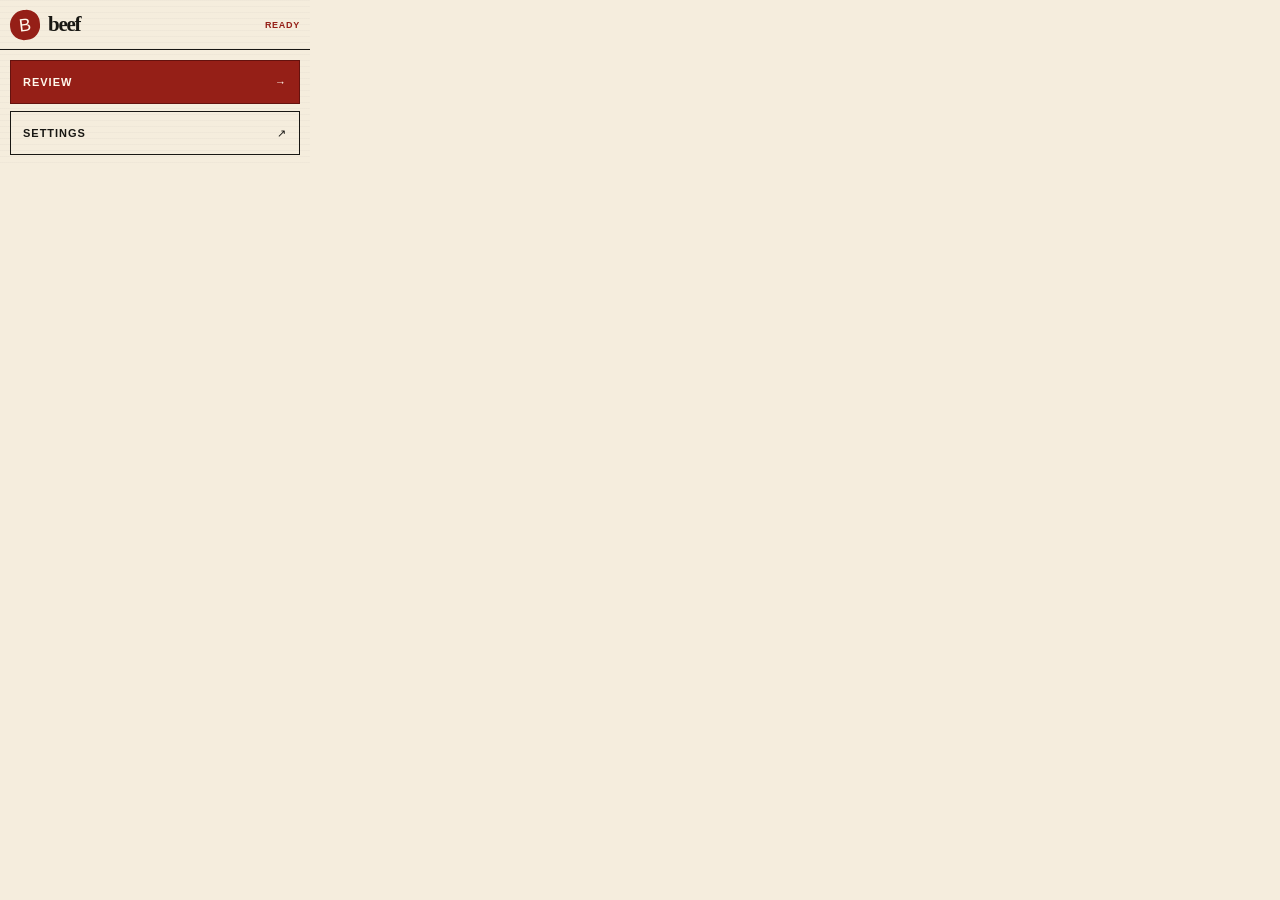
<file: popup/index.html>
<!doctype html>
<html lang="en">
	<head>
		<meta charset="utf-8" />
		<meta name="viewport" content="width=device-width, initial-scale=1" />
		<meta name="color-scheme" content="light" />
		<title>beef</title>
		<link rel="stylesheet" href="styles.css" />
	</head>
	<body>
		<header>
			<span class="brand-mark" aria-hidden="true">B</span>
			<strong>beef</strong>
			<span class="status" id="status">Ready</span>
		</header>

		<main>
			<button class="review-button" id="review" type="button">
				<span>Review</span><span aria-hidden="true">→</span>
			</button>
			<button class="settings-button" id="settings" type="button">
				<span>Settings</span><span aria-hidden="true">↗</span>
			</button>
			<p class="message" id="message" aria-live="polite"></p>
		</main>

		<dialog id="consent-dialog" aria-labelledby="consent-title">
			<p class="dialog-eyebrow">Before the first review</p>
			<h2 id="consent-title">Send this PR to TypeSafe?</h2>
			<p>
				Beef sends the current PR title, description, filenames, and diff content to TypeSafe AI for
				classification. This can include private repository code.
			</p>
			<a href="../privacy.html" target="_blank">Privacy details ↗</a>
			<div class="dialog-actions">
				<button id="consent-cancel" type="button">Cancel</button>
				<button id="consent-confirm" type="button">Agree &amp; review</button>
			</div>
		</dialog>

		<script type="module" src="app.js"></script>
	</body>
</html>
</file>
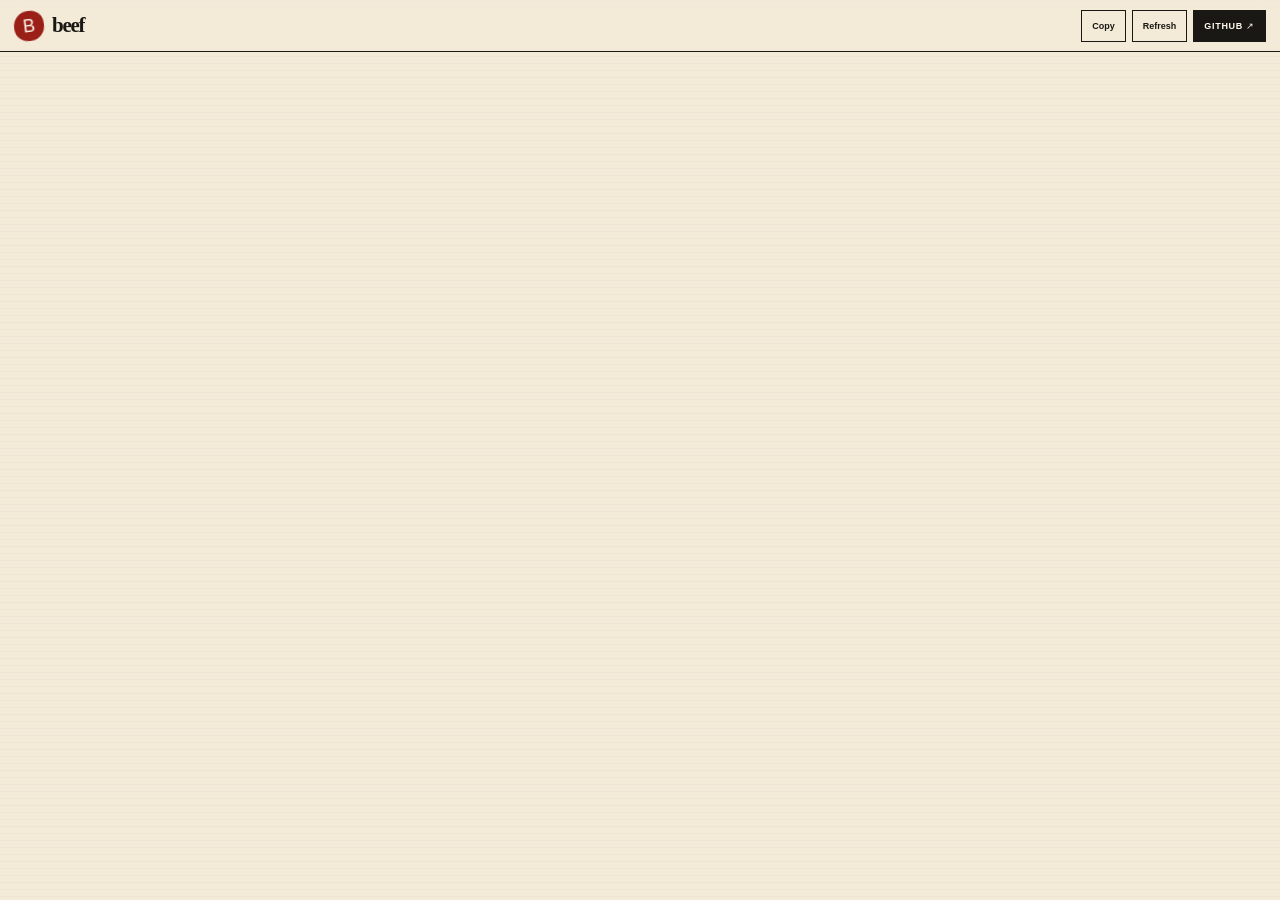
<file: review/index.html>
<!doctype html>
<html lang="en">
	<head>
		<meta charset="utf-8" />
		<meta name="viewport" content="width=device-width, initial-scale=1" />
		<meta name="color-scheme" content="light" />
		<title>Beef review cut</title>
		<link rel="stylesheet" href="styles.css" />
	</head>
	<body>
		<header class="site-header">
			<a class="brand" href="#top" aria-label="Beef review cut">
				<span class="brand-mark" aria-hidden="true">B</span>
				<b>beef</b>
			</a>
			<div class="header-actions">
				<button id="copy-review" type="button">Copy</button>
				<button id="refresh-review" type="button">Refresh</button>
				<a id="github-link" href="https://github.com" target="_blank" rel="noreferrer">GitHub ↗</a>
			</div>
		</header>

		<main id="top">
			<section class="running-state" id="running-state" hidden>
				<h1 id="running-title">Preparing review…</h1>
				<p id="running-detail">Reading the diff</p>
				<div class="progress-track"><span id="progress-bar"></span></div>
			</section>

			<section class="review-hero" id="review-hero" hidden>
				<div class="hero-copy">
					<p class="eyebrow" id="pr-identity"></p>
					<h1 id="pr-title"></h1>
				</div>
				<div class="omitted-count" aria-label="Files omitted">
					<strong id="omitted-count">0</strong><span>files omitted</span>
				</div>
			</section>

			<section class="review-layout" id="review-layout" hidden>
				<aside><nav id="file-nav" aria-label="Selected files"></nav></aside>
				<div class="diff-stack" id="diff-stack"></div>
			</section>

			<section class="empty-state" id="empty-state" hidden>
				<h1 id="empty-title">Run Beef on a pull request first.</h1>
				<p id="empty-copy">No saved review.</p>
			</section>
		</main>

		<script type="module" src="app.js"></script>
	</body>
</html>
</file>
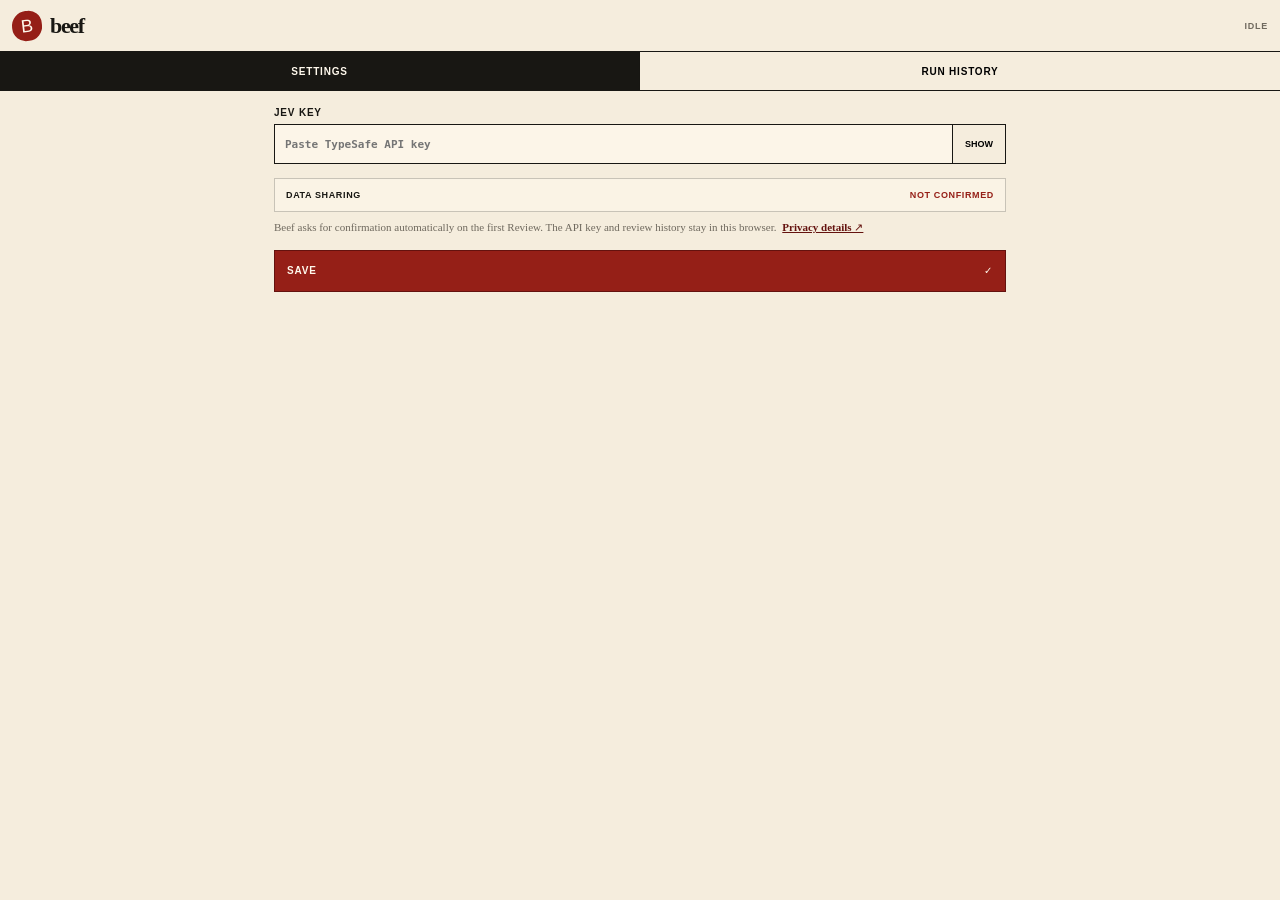
<file: sidepanel/index.html>
<!doctype html>
<html lang="en">
	<head>
		<meta charset="utf-8" />
		<meta name="viewport" content="width=device-width, initial-scale=1" />
		<meta name="color-scheme" content="light" />
		<title>Beef settings</title>
		<link rel="stylesheet" href="styles.css" />
	</head>
	<body>
		<header class="topbar">
			<div class="brand"><span class="brand-mark" aria-hidden="true">B</span><b>beef</b></div>
			<span class="status" id="status">Idle</span>
		</header>

		<nav class="tabs" aria-label="Settings views">
			<button class="tab is-active" type="button" data-tab="settings">Settings</button>
			<button class="tab" type="button" data-tab="history">Run history</button>
		</nav>

		<main>
			<section class="panel settings-panel" data-panel="settings">
				<form id="settings-form">
					<label class="field key-field">
						<span>Jev key</span>
						<span class="input-row">
							<input
								id="typesafe-key"
								type="password"
								placeholder="Paste TypeSafe API key"
								autocomplete="off"
							/>
							<button id="toggle-key" type="button">Show</button>
						</span>
					</label>
					<div class="consent-field">
						<span>Data sharing</span>
						<strong id="consent-status">Not confirmed</strong>
						<button id="reset-consent" type="button" hidden>Reset confirmation</button>
					</div>
					<p class="privacy-link">
						Beef asks for confirmation automatically on the first Review. The API key and review
						history stay in this browser.
						<a href="../privacy.html" target="_blank">Privacy details ↗</a>
					</p>
					<button class="save-button" type="submit"><span>Save</span><span>✓</span></button>
					<p class="form-status" id="form-status" aria-live="polite"></p>
				</form>
			</section>

			<section class="panel history-panel" data-panel="history" hidden>
				<p class="empty-history" id="empty-history">No run yet.</p>
				<div id="run-history" hidden>
					<header class="run-header">
						<span id="run-identity"></span>
						<h1 id="run-title"></h1>
						<time id="run-time"></time>
					</header>
					<div class="run-stats" id="run-stats"></div>
					<ol class="batch-history" id="batch-history"></ol>
					<details>
						<summary>Full state</summary>
						<pre id="state-json" tabindex="0"></pre>
					</details>
					<div class="history-actions">
						<button id="copy-state" type="button">Copy</button>
						<button id="export-state" type="button">Export</button>
						<button id="clear-state" type="button">Clear</button>
					</div>
				</div>
			</section>
		</main>

		<script type="module" src="app.js"></script>
	</body>
</html>
</file>
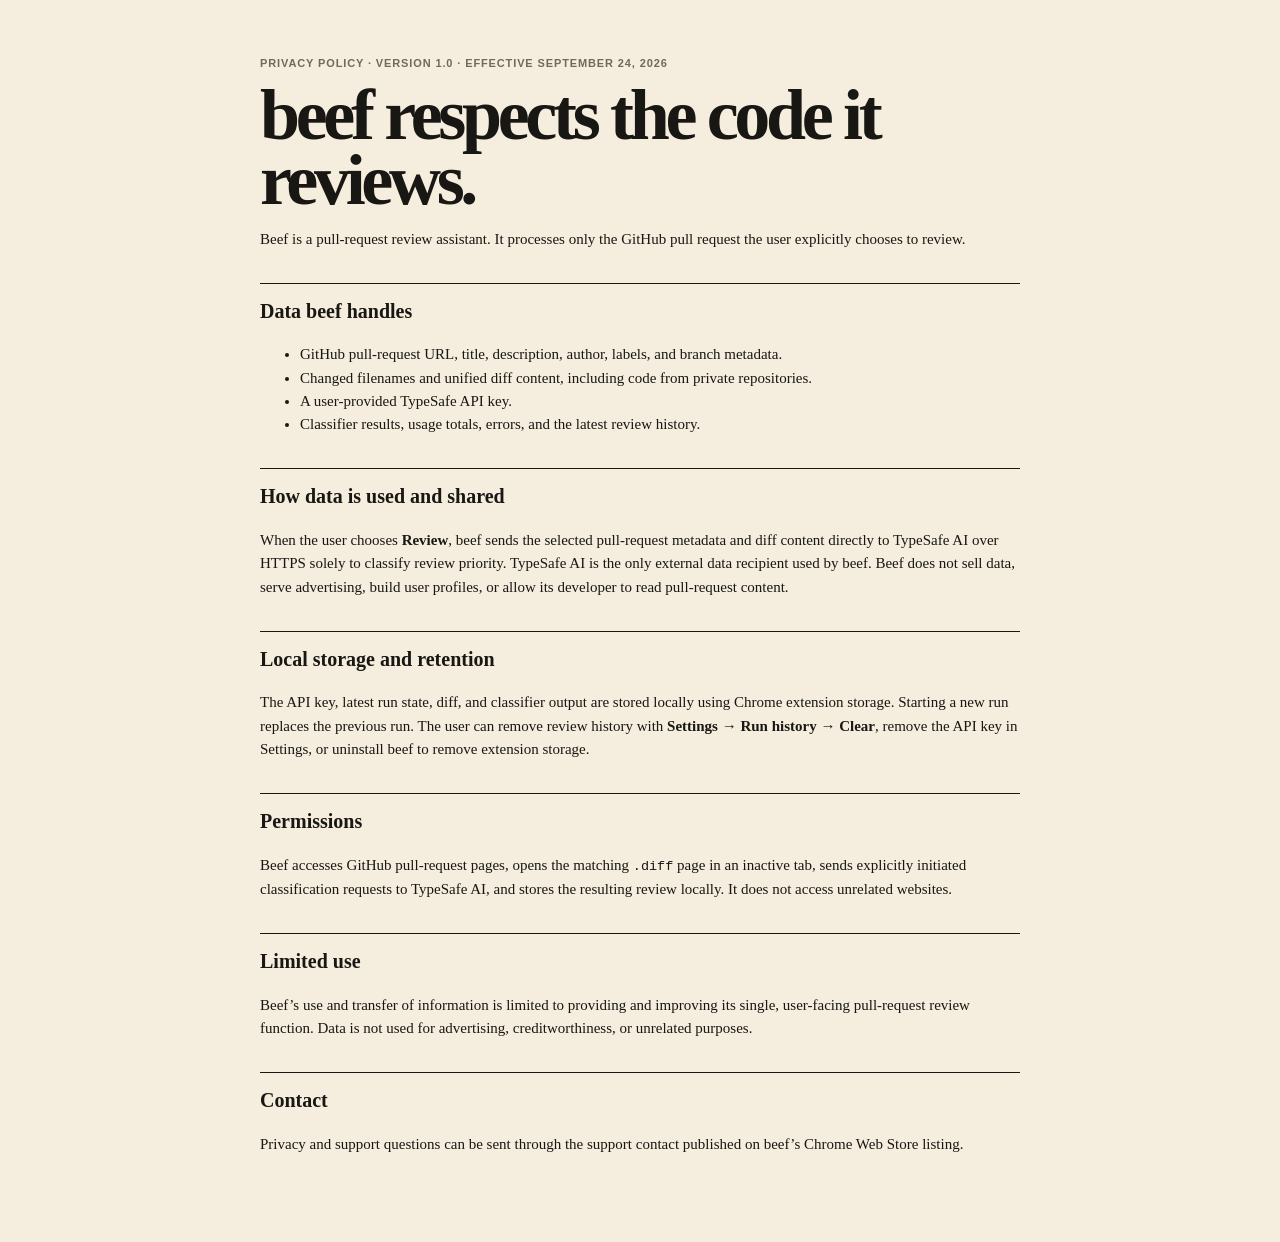
<file: privacy.html>
<!doctype html>
<html lang="en">
	<head>
		<meta charset="utf-8" />
		<meta name="viewport" content="width=device-width, initial-scale=1" />
		<meta name="color-scheme" content="light" />
		<title>beef privacy</title>
		<style>
			:root {
				font-family: Georgia, 'Times New Roman', serif;
				color: #181713;
				background: #f5eddd;
			}
			body {
				max-width: 760px;
				margin: 0 auto;
				padding: 44px 22px 72px;
				line-height: 1.55;
			}
			h1 {
				margin: 0 0 8px;
				font-size: clamp(40px, 8vw, 72px);
				letter-spacing: -0.06em;
				line-height: 0.9;
			}
			h2 {
				margin-top: 32px;
				padding-top: 12px;
				border-top: 1px solid #181713;
				font-size: 20px;
			}
			p,
			li {
				font-size: 15px;
			}
			.meta {
				color: #6f695e;
				font-family: 'Arial Narrow', sans-serif;
				font-size: 11px;
				font-weight: 700;
				letter-spacing: 0.08em;
				text-transform: uppercase;
			}
			code {
				font-family: ui-monospace, SFMono-Regular, Menlo, monospace;
				font-size: 0.9em;
			}
		</style>
	</head>
	<body>
		<p class="meta">Privacy policy · Version 1.0 · Effective September 24, 2026</p>
		<h1>beef respects the code it reviews.</h1>
		<p>
			Beef is a pull-request review assistant. It processes only the GitHub pull request the user
			explicitly chooses to review.
		</p>

		<h2>Data beef handles</h2>
		<ul>
			<li>GitHub pull-request URL, title, description, author, labels, and branch metadata.</li>
			<li>Changed filenames and unified diff content, including code from private repositories.</li>
			<li>A user-provided TypeSafe API key.</li>
			<li>Classifier results, usage totals, errors, and the latest review history.</li>
		</ul>

		<h2>How data is used and shared</h2>
		<p>
			When the user chooses <strong>Review</strong>, beef sends the selected pull-request metadata
			and diff content directly to TypeSafe AI over HTTPS solely to classify review priority.
			TypeSafe AI is the only external data recipient used by beef. Beef does not sell data, serve
			advertising, build user profiles, or allow its developer to read pull-request content.
		</p>

		<h2>Local storage and retention</h2>
		<p>
			The API key, latest run state, diff, and classifier output are stored locally using Chrome
			extension storage. Starting a new run replaces the previous run. The user can remove review
			history with <strong>Settings → Run history → Clear</strong>, remove the API key in Settings,
			or uninstall beef to remove extension storage.
		</p>

		<h2>Permissions</h2>
		<p>
			Beef accesses GitHub pull-request pages, opens the matching <code>.diff</code> page in an
			inactive tab, sends explicitly initiated classification requests to TypeSafe AI, and stores
			the resulting review locally. It does not access unrelated websites.
		</p>

		<h2>Limited use</h2>
		<p>
			Beef’s use and transfer of information is limited to providing and improving its single,
			user-facing pull-request review function. Data is not used for advertising, creditworthiness,
			or unrelated purposes.
		</p>

		<h2>Contact</h2>
		<p>
			Privacy and support questions can be sent through the support contact published on beef’s
			Chrome Web Store listing.
		</p>
	</body>
</html>
</file>
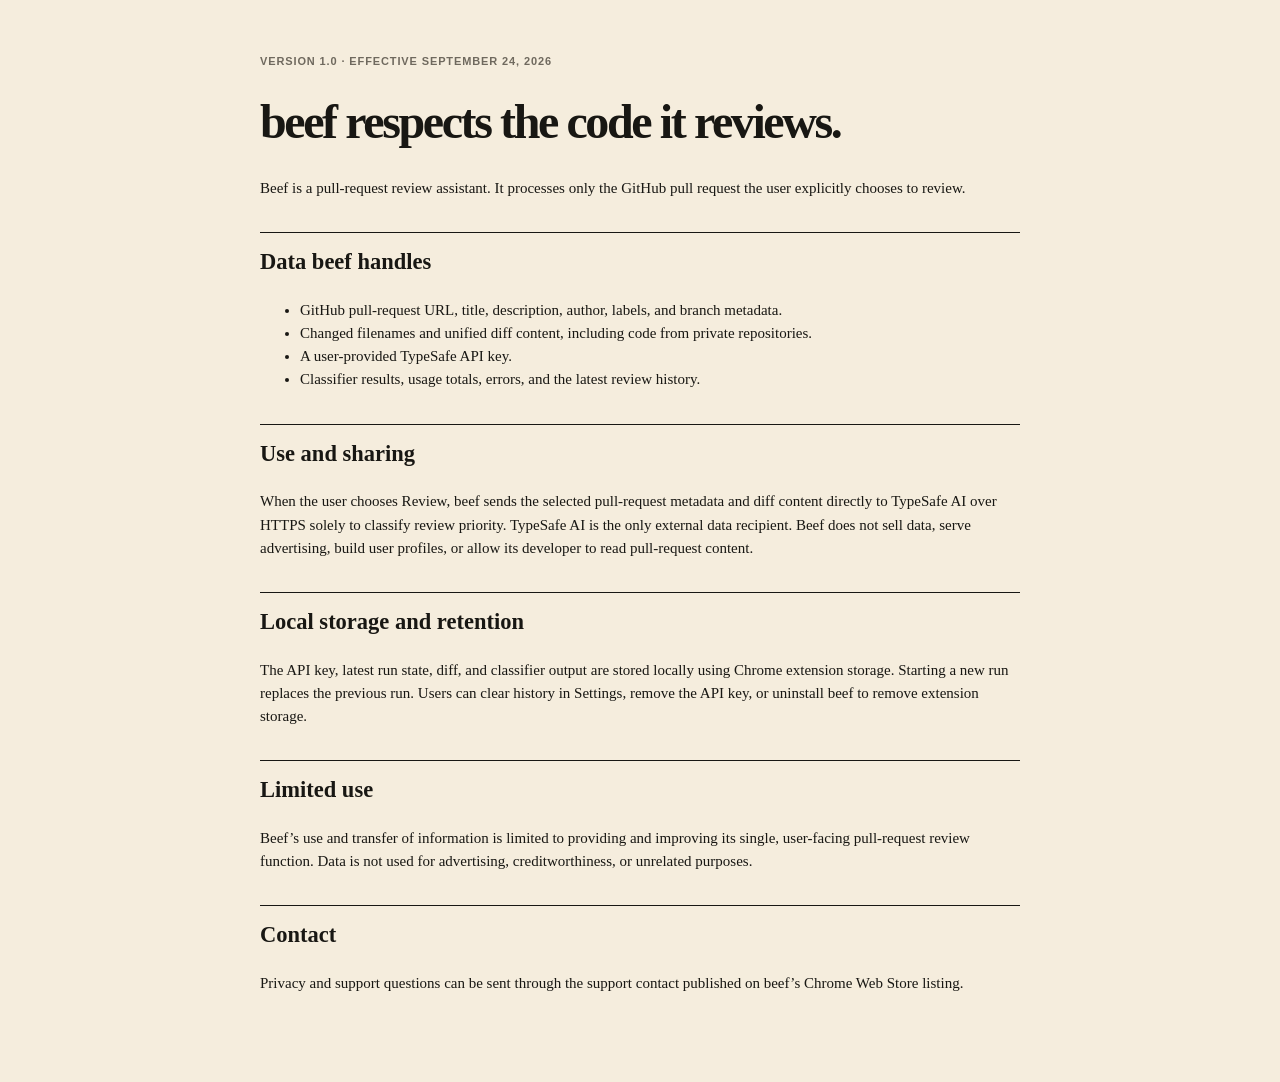
<file: store/privacy-policy.html>
<!doctype html>
<html lang="en">
	<head>
		<meta charset="utf-8" />
		<meta name="viewport" content="width=device-width, initial-scale=1" />
		<title>beef privacy policy</title>
		<style>
			body {
				max-width: 760px;
				margin: 0 auto;
				padding: 44px 22px 72px;
				background: #f5eddd;
				color: #181713;
				font:
					15px/1.55 Georgia,
					serif;
			}
			h1 {
				font-size: 48px;
				letter-spacing: -0.05em;
				line-height: 0.95;
			}
			h2 {
				margin-top: 32px;
				padding-top: 12px;
				border-top: 1px solid #181713;
			}
			.meta {
				color: #6f695e;
				font:
					700 11px 'Arial Narrow',
					sans-serif;
				letter-spacing: 0.08em;
				text-transform: uppercase;
			}
		</style>
	</head>
	<body>
		<p class="meta">Version 1.0 · Effective September 24, 2026</p>
		<h1>beef respects the code it reviews.</h1>
		<p>
			Beef is a pull-request review assistant. It processes only the GitHub pull request the user
			explicitly chooses to review.
		</p>
		<h2>Data beef handles</h2>
		<ul>
			<li>GitHub pull-request URL, title, description, author, labels, and branch metadata.</li>
			<li>Changed filenames and unified diff content, including code from private repositories.</li>
			<li>A user-provided TypeSafe API key.</li>
			<li>Classifier results, usage totals, errors, and the latest review history.</li>
		</ul>
		<h2>Use and sharing</h2>
		<p>
			When the user chooses Review, beef sends the selected pull-request metadata and diff content
			directly to TypeSafe AI over HTTPS solely to classify review priority. TypeSafe AI is the only
			external data recipient. Beef does not sell data, serve advertising, build user profiles, or
			allow its developer to read pull-request content.
		</p>
		<h2>Local storage and retention</h2>
		<p>
			The API key, latest run state, diff, and classifier output are stored locally using Chrome
			extension storage. Starting a new run replaces the previous run. Users can clear history in
			Settings, remove the API key, or uninstall beef to remove extension storage.
		</p>
		<h2>Limited use</h2>
		<p>
			Beef’s use and transfer of information is limited to providing and improving its single,
			user-facing pull-request review function. Data is not used for advertising, creditworthiness,
			or unrelated purposes.
		</p>
		<h2>Contact</h2>
		<p>
			Privacy and support questions can be sent through the support contact published on beef’s
			Chrome Web Store listing.
		</p>
	</body>
</html>
</file>
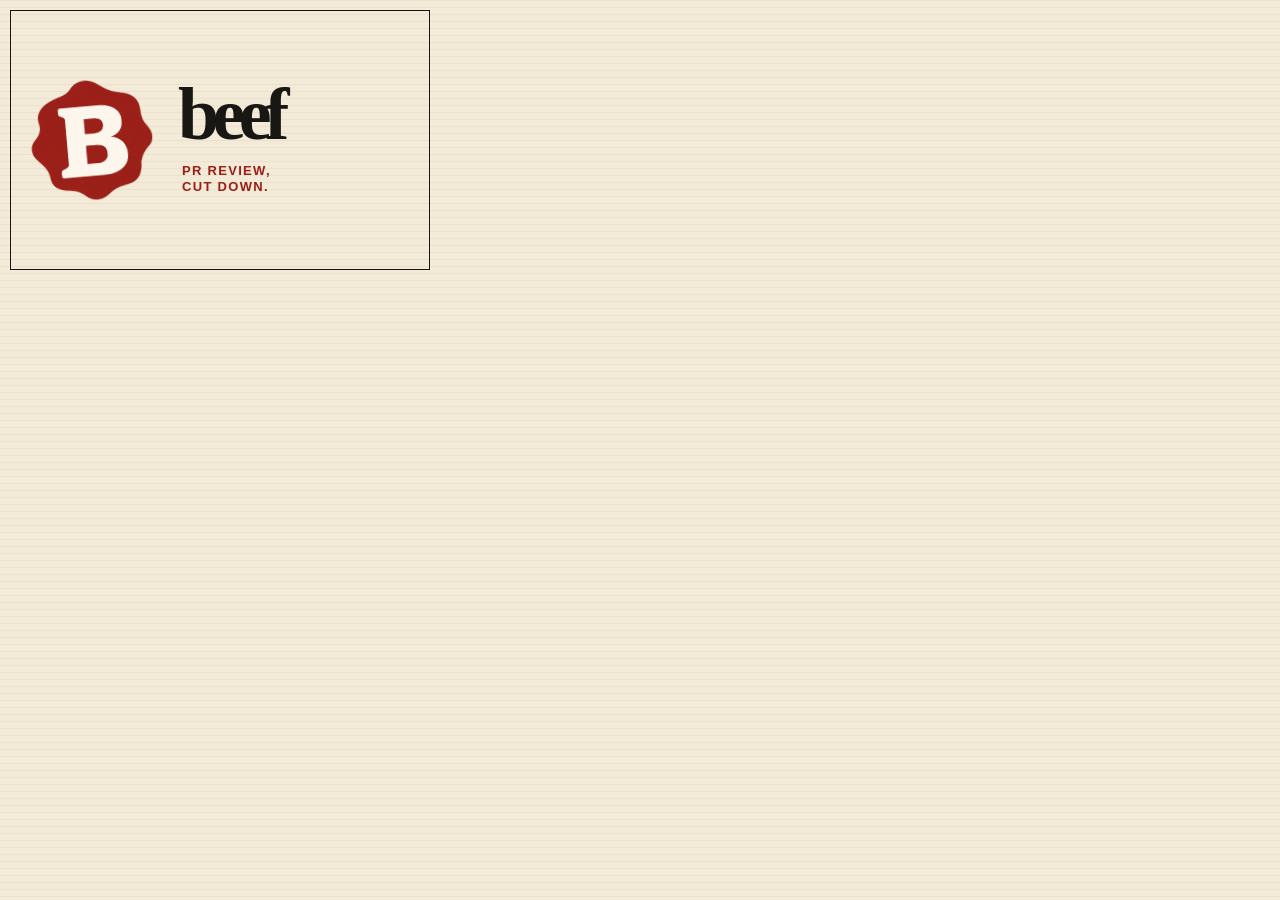
<file: store/promo.html>
<!doctype html>
<html lang="en">
	<head>
		<meta charset="utf-8" />
		<meta name="viewport" content="width=device-width, initial-scale=1" />
		<style>
			* {
				box-sizing: border-box;
			}
			html,
			body {
				width: 440px;
				height: 280px;
				margin: 0;
				overflow: hidden;
			}
			body {
				position: relative;
				display: grid;
				grid-template-columns: 158px 1fr;
				align-items: center;
				padding: 24px 28px 24px 20px;
				background: linear-gradient(rgba(24, 23, 19, 0.045) 1px, transparent 1px), #f3ead8;
				background-size: 100% 7px;
				color: #181713;
			}
			body::after {
				position: absolute;
				inset: 10px;
				border: 1px solid #181713;
				content: '';
				pointer-events: none;
			}
			img {
				width: 144px;
				height: 144px;
				object-fit: contain;
				transform: rotate(-5deg);
			}
			.copy {
				position: relative;
				z-index: 1;
			}
			h1 {
				margin: 0;
				font:
					700 74px/0.8 Georgia,
					serif;
				letter-spacing: -0.09em;
			}
			p {
				margin: 19px 0 0 4px;
				color: #991f17;
				font:
					800 13px/1.25 'Arial Narrow',
					sans-serif;
				letter-spacing: 0.1em;
				text-transform: uppercase;
			}
		</style>
	</head>
	<body>
		<img src="assets/beef-icon-master.png" alt="" />
		<div class="copy">
			<h1>beef</h1>
			<p>PR review,<br />cut down.</p>
		</div>
	</body>
</html>
</file>
<file: popup/styles.css>
:root {
	font-family: Georgia, 'Times New Roman', serif;
	color: #181713;
	background: #f5eddd;
	font-synthesis: none;
	--blood: #951f17;
	--blood-dark: #64120e;
	--ink: #181713;
	--paper: #f5eddd;
	--cream: #fff9ed;
}

* {
	box-sizing: border-box;
}

body {
	width: 310px;
	margin: 0;
	background: linear-gradient(rgba(24, 23, 19, 0.025) 1px, transparent 1px), var(--paper);
	background-size: 100% 6px;
}

button {
	font: inherit;
}

button:focus-visible {
	outline: 2px solid var(--blood);
	outline-offset: 2px;
}

a:focus-visible {
	outline: 2px solid var(--blood);
	outline-offset: 2px;
}

header {
	display: flex;
	height: 50px;
	padding: 7px 10px;
	align-items: center;
	gap: 8px;
	border-bottom: 1px solid var(--ink);
}

.brand-mark {
	display: grid;
	width: 30px;
	height: 30px;
	place-items: center;
	border-radius: 50% 44% 48% 46%;
	background: var(--blood);
	color: var(--cream);
	font-family: Impact, Haettenschweiler, 'Arial Narrow Bold', sans-serif;
	font-size: 18px;
	transform: rotate(-7deg);
}

header strong {
	font-size: 21px;
	letter-spacing: -0.06em;
}

.status {
	margin-left: auto;
	color: var(--blood);
	font-family: 'Arial Narrow', 'Helvetica Neue', sans-serif;
	font-size: 9px;
	font-weight: 700;
	letter-spacing: 0.08em;
	text-transform: uppercase;
}

.status[data-ready='true'] {
	color: #267044;
}

main {
	display: grid;
	gap: 7px;
	padding: 10px;
}

.review-button,
.settings-button {
	display: flex;
	width: 100%;
	height: 44px;
	padding: 0 12px;
	align-items: center;
	justify-content: space-between;
	border: 1px solid var(--ink);
	font-family: 'Arial Narrow', 'Helvetica Neue', sans-serif;
	font-size: 11px;
	font-weight: 700;
	letter-spacing: 0.09em;
	text-transform: uppercase;
	cursor: pointer;
}

.review-button {
	border-color: var(--blood-dark);
	background: var(--blood);
	color: var(--cream);
}

.settings-button {
	background: transparent;
	color: var(--ink);
}

.review-button:hover {
	background: var(--blood-dark);
}

.settings-button:hover {
	background: var(--ink);
	color: var(--cream);
}

.message {
	margin: 0;
	color: var(--blood);
	font-family: 'Arial Narrow', 'Helvetica Neue', sans-serif;
	font-size: 10px;
	text-align: center;
}

.message:empty {
	display: none;
}

dialog {
	width: 286px;
	max-width: calc(100% - 16px);
	margin: auto;
	padding: 14px;
	border: 1px solid var(--ink);
	border-radius: 0;
	background: var(--paper);
	box-shadow: 5px 5px 0 var(--blood-dark);
	color: var(--ink);
}

dialog::backdrop {
	background: rgba(24, 23, 19, 0.72);
}

.dialog-eyebrow {
	margin: 0 0 6px;
	color: var(--blood);
	font-family: 'Arial Narrow', 'Helvetica Neue', sans-serif;
	font-size: 8px;
	font-weight: 700;
	letter-spacing: 0.09em;
	text-transform: uppercase;
}

dialog h2 {
	margin: 0;
	font-size: 25px;
	letter-spacing: -0.045em;
	line-height: 1;
}

dialog > p:not(.dialog-eyebrow) {
	margin: 10px 0 8px;
	font-size: 12px;
	line-height: 1.4;
}

dialog > a {
	color: var(--blood-dark);
	font-family: 'Arial Narrow', 'Helvetica Neue', sans-serif;
	font-size: 9px;
	font-weight: 700;
	text-transform: uppercase;
}

.dialog-actions {
	display: grid;
	grid-template-columns: 0.8fr 1.2fr;
	margin-top: 13px;
	border: 1px solid var(--ink);
}

.dialog-actions button {
	height: 38px;
	border: 0;
	background: transparent;
	font-family: 'Arial Narrow', 'Helvetica Neue', sans-serif;
	font-size: 9px;
	font-weight: 700;
	letter-spacing: 0.06em;
	text-transform: uppercase;
	cursor: pointer;
}

.dialog-actions button + button {
	border-left: 1px solid var(--ink);
	background: var(--blood);
	color: var(--cream);
}

.dialog-actions button:hover {
	background: var(--ink);
	color: var(--cream);
}

.dialog-actions button:disabled {
	opacity: 0.55;
	cursor: wait;
}
</file>
<file: review/styles.css>
:root {
	font-family: 'Iowan Old Style', 'Palatino Linotype', Palatino, Georgia, serif;
	color: #1a1814;
	background: #191815;
	font-synthesis: none;
	--ink: #1a1814;
	--paper: #f3ead8;
	--paper-deep: #e4d4b9;
	--cream: #fff9ed;
	--blood: #991f17;
	--blood-dark: #5f110d;
	--green: #236b45;
	--orange: #c06b19;
	--muted: #736b5f;
	--line: rgba(26, 24, 20, 0.22);
}

* {
	box-sizing: border-box;
}

html {
	scroll-behavior: smooth;
	background: #191815;
}

body {
	min-width: 720px;
	margin: 0;
	background: linear-gradient(rgba(26, 24, 20, 0.025) 1px, transparent 1px), var(--paper);
	background-size: 100% 7px;
}

button,
a {
	font: inherit;
}

a {
	color: inherit;
}

button:focus-visible,
a:focus-visible {
	outline: 2px solid var(--blood);
	outline-offset: 2px;
}

.site-header {
	position: sticky;
	top: 0;
	z-index: 30;
	display: flex;
	height: 52px;
	padding: 7px 14px;
	align-items: center;
	justify-content: space-between;
	gap: 16px;
	border-bottom: 1px solid var(--ink);
	background: rgba(243, 234, 216, 0.96);
	backdrop-filter: blur(12px);
}

.brand {
	display: flex;
	align-items: center;
	gap: 8px;
	text-decoration: none;
}

.brand-mark {
	display: grid;
	width: 30px;
	height: 30px;
	place-items: center;
	border-radius: 50% 44% 48% 46%;
	background: var(--blood);
	color: var(--cream);
	font-family: Impact, Haettenschweiler, 'Arial Narrow Bold', sans-serif;
	font-size: 18px;
	transform: rotate(-7deg);
}

.brand b {
	font-size: 21px;
	letter-spacing: -0.06em;
}

.header-actions {
	display: flex;
	align-items: center;
	gap: 6px;
	font-family: 'Arial Narrow', 'Avenir Next Condensed', sans-serif;
	font-size: 9px;
	font-weight: 700;
	letter-spacing: 0.08em;
	text-transform: uppercase;
}

.header-actions button,
.header-actions a {
	display: inline-flex;
	height: 32px;
	padding: 0 10px;
	align-items: center;
	border: 1px solid var(--ink);
	background: transparent;
	color: var(--ink);
	text-decoration: none;
	cursor: pointer;
}

.header-actions a {
	background: var(--ink);
	color: var(--cream);
}

.header-actions button:hover,
.header-actions a:hover {
	border-color: var(--blood);
	background: var(--blood);
	color: var(--cream);
}

main {
	min-height: calc(100vh - 52px);
}

.review-hero {
	display: grid;
	grid-template-columns: minmax(0, 1fr) auto;
	gap: 20px;
	padding: 18px 16px;
	align-items: end;
	border-bottom: 1px solid var(--ink);
}

.eyebrow,
.omitted-count span,
.file-meta,
.score-pill,
.tier-badge {
	font-family: 'Arial Narrow', 'Avenir Next Condensed', sans-serif;
	font-weight: 700;
	letter-spacing: 0.08em;
	text-transform: uppercase;
}

.eyebrow {
	margin: 0 0 5px;
	color: var(--blood);
	font-size: 9px;
}

h1 {
	max-width: 960px;
	margin: 0;
	font-size: clamp(30px, 4vw, 52px);
	font-weight: 600;
	letter-spacing: -0.055em;
	line-height: 0.98;
}

.omitted-count {
	min-width: 142px;
	padding: 9px 12px;
	border: 1px solid var(--ink);
}

.omitted-count strong,
.omitted-count span {
	display: block;
}

.omitted-count strong {
	font-size: 32px;
	letter-spacing: -0.055em;
	line-height: 1;
}

.omitted-count span {
	margin-top: 3px;
	color: var(--muted);
	font-size: 8px;
}

.review-layout {
	display: grid;
	grid-template-columns: 220px minmax(0, 1fr);
	align-items: start;
}

aside {
	position: sticky;
	top: 52px;
	max-height: calc(100vh - 52px);
	overflow: auto;
	border-right: 1px solid var(--ink);
}

#file-nav a {
	position: relative;
	display: grid;
	grid-template-columns: 20px minmax(0, 1fr);
	gap: 6px;
	padding: 9px 10px;
	border-bottom: 1px solid var(--line);
	font:
		9px/1.35 ui-monospace,
		'SFMono-Regular',
		Menlo,
		monospace;
	text-decoration: none;
	overflow-wrap: anywhere;
	transition:
		background-color 120ms ease,
		color 120ms ease;
}

#file-nav a::before {
	position: absolute;
	inset: 0 auto 0 0;
	width: 3px;
	background: transparent;
	content: '';
}

#file-nav a span:first-child {
	color: var(--blood);
	font-family: 'Arial Narrow', 'Avenir Next Condensed', sans-serif;
	font-weight: 700;
}

#file-nav a:hover {
	background: var(--paper-deep);
}

#file-nav a.is-current {
	background: var(--ink);
	color: var(--cream);
}

#file-nav a.is-current::before {
	background: #e94b3c;
}

#file-nav a.is-current span:first-child {
	color: #ff8b7f;
}

#file-nav a.is-current:hover {
	background: var(--ink);
}

.diff-stack {
	min-width: 0;
	padding: 12px 14px 36px;
	background: rgba(255, 249, 237, 0.3);
}

.virtual-window {
	min-width: 0;
}

.virtual-spacer {
	width: 1px;
	pointer-events: none;
}

.diff-card {
	margin: 0 0 16px;
	border: 1px solid var(--ink);
	background: var(--cream);
	box-shadow: 3px 3px 0 #2b2924;
	scroll-margin-top: 64px;
}

.diff-card[data-tier='risk'],
.diff-card[data-tier='database'] {
	box-shadow: 3px 3px 0 var(--blood-dark);
}

.file-header {
	display: grid;
	grid-template-columns: minmax(0, 1fr) auto;
	gap: 12px;
	padding: 9px 11px;
	align-items: start;
	border-bottom: 1px solid var(--ink);
}

.file-header h2 {
	margin: 0;
	font:
		700 12px/1.35 ui-monospace,
		'SFMono-Regular',
		Menlo,
		monospace;
	overflow-wrap: anywhere;
}

.file-meta {
	display: flex;
	margin-top: 4px;
	gap: 7px;
	color: var(--muted);
	font-size: 7px;
}

.addition-count {
	color: var(--green);
}

.deletion-count {
	color: var(--blood);
}

.tier-badge {
	padding: 4px 6px;
	border: 1px solid var(--orange);
	color: #8b4a0e;
	font-size: 7px;
	white-space: nowrap;
}

.diff-card[data-tier='risk'] .tier-badge,
.diff-card[data-tier='database'] .tier-badge {
	border-color: var(--blood);
	background: var(--blood);
	color: var(--cream);
}

.score-strip {
	display: flex;
	flex-wrap: wrap;
	padding: 5px 10px;
	gap: 5px;
	border-bottom: 1px solid var(--line);
	background: var(--paper);
}

.score-pill {
	font-size: 7px;
}

.score-pill + .score-pill::before {
	margin-right: 5px;
	color: var(--muted);
	content: '·';
}

.score-pill strong {
	margin-left: 3px;
	font-size: 8px;
}

.diff-table {
	display: grid;
	grid-template-columns: minmax(0, 1fr) minmax(0, 1fr);
	overflow: hidden;
	background: #fff;
	color: #24292f;
}

.diff-table--full {
	grid-template-columns: minmax(0, 1fr);
}

.diff-pane {
	min-width: 0;
	overflow-x: auto;
	overflow-y: hidden;
	overscroll-behavior-inline: contain;
	scrollbar-gutter: stable;
	scrollbar-color: #8c959f #f6f8fa;
	scrollbar-width: thin;
}

.diff-pane--virtual {
	overflow: auto;
	overscroll-behavior: contain;
}

.diff-pane::-webkit-scrollbar {
	height: 10px;
}

.diff-pane::-webkit-scrollbar-track {
	background: #f6f8fa;
}

.diff-pane::-webkit-scrollbar-thumb {
	border: 2px solid #f6f8fa;
	border-radius: 999px;
	background: #8c959f;
}

.diff-table:not(.diff-table--full) .diff-pane:first-child {
	border-right: 1px solid #d0d7de;
}

.diff-pane-content {
	width: max-content;
	min-width: 100%;
}

.diff-pane--virtual .diff-pane-content {
	min-width: max(100%, var(--virtual-code-width));
}

.virtual-row-spacer {
	width: 1px;
	pointer-events: none;
}

.pane-row {
	display: grid;
	grid-template-columns: 46px minmax(max-content, 1fr);
	min-width: 100%;
	font:
		12px/1.5 ui-monospace,
		'SFMono-Regular',
		Menlo,
		Consolas,
		monospace;
}

.pane-row[data-kind='context']:hover {
	background: #f6f8fa;
}

.pane-row[data-kind='context']:hover .line-number {
	background: #f6f8fa;
}

.line-number {
	position: sticky;
	left: 0;
	z-index: 1;
	padding: 0 8px;
	border-right: 1px solid rgba(27, 31, 36, 0.08);
	background: #fff;
	color: #57606a;
	text-align: right;
	user-select: none;
}

.line-code {
	padding: 0 10px 0 8px;
	white-space: pre;
}

.syntax-comment {
	color: #6e7781;
	font-style: italic;
}

.syntax-keyword {
	color: #cf222e;
}

.syntax-string,
.syntax-link {
	color: #0a3069;
}

.syntax-number,
.syntax-literal {
	color: #0550ae;
}

.syntax-property,
.syntax-tag {
	color: #8250df;
}

.pane-row[data-kind='addition'] {
	background: #dafbe1;
}

.pane-row[data-kind='addition'] .line-number {
	background: #aceebb;
}

.pane-row[data-kind='addition'] .line-code::before {
	color: #1a7f37;
	content: '+ ';
}

.pane-row[data-kind='deletion'] {
	background: #ffebe9;
}

.pane-row[data-kind='deletion'] .line-number {
	background: #ffcecb;
}

.pane-row[data-kind='deletion'] .line-code::before {
	color: #cf222e;
	content: '− ';
}

.pane-row[data-kind='context'] .line-code::before,
.pane-row[data-kind='empty'] .line-code::before {
	content: '  ';
}

.pane-row[data-kind='empty'] {
	background: #f6f8fa;
}

.pane-row[data-kind='empty'] .line-number {
	background: #f6f8fa;
}

.pane-row[data-kind='hunk'],
.pane-row[data-kind='meta'] {
	grid-template-columns: minmax(0, 1fr);
	border-top: 1px solid #d0d7de;
	border-bottom: 1px solid #d0d7de;
	background: #ddf4ff;
	color: #0969da;
}

.pane-note {
	padding: 4px 10px;
	white-space: pre;
}

.binary-notice,
.missing-notice {
	grid-column: 1 / -1;
	padding: 26px 16px;
	background: #f6f8fa;
	color: #57606a;
	font:
		11px/1.45 ui-monospace,
		'SFMono-Regular',
		Menlo,
		monospace;
	text-align: center;
}

.empty-state,
.running-state {
	padding: 12vh 8vw;
}

.empty-state h1,
.running-state h1 {
	max-width: 760px;
}

.empty-state p,
.running-state p {
	max-width: 520px;
	margin: 12px 0 0;
	color: var(--muted);
	font-size: 14px;
}

.progress-track {
	width: min(520px, 80vw);
	height: 7px;
	margin-top: 18px;
	border: 1px solid var(--ink);
	background: var(--cream);
}

.progress-track span {
	display: block;
	width: 0;
	height: 100%;
	background: var(--blood);
	transition: width 240ms ease;
}

[hidden] {
	display: none !important;
}

@media (max-width: 920px) {
	.review-layout {
		grid-template-columns: 1fr;
	}

	aside {
		position: static;
		max-height: none;
		border-right: 0;
		border-bottom: 1px solid var(--ink);
	}

	#file-nav {
		display: grid;
		grid-template-columns: repeat(2, minmax(0, 1fr));
	}
}

@media (prefers-reduced-motion: reduce) {
	html {
		scroll-behavior: auto;
	}
}

@media print {
	.site-header,
	aside {
		display: none;
	}

	.review-layout {
		display: block;
	}

	.diff-stack {
		padding: 0;
	}

	.diff-card {
		break-inside: avoid;
		box-shadow: none;
	}
}
</file>
<file: sidepanel/styles.css>
:root {
	--blood: #951f17;
	--blood-dark: #64120e;
	--ink: #181713;
	--paper: #f5eddd;
	--paper-deep: #eadbc1;
	--cream: #fff9ed;
	--line: rgba(24, 23, 19, 0.22);
	--muted: #6f695e;
	font-family: Georgia, 'Times New Roman', serif;
	color: var(--ink);
	background: var(--paper);
	font-synthesis: none;
}

* {
	box-sizing: border-box;
}

html {
	min-width: 320px;
	background: linear-gradient(rgba(24, 23, 19, 0.025) 1px, transparent 1px), var(--paper);
	background-size: 100% 6px;
}

body {
	min-height: 100vh;
	margin: 0;
}

button,
input {
	font: inherit;
}

button:focus-visible,
input:focus-visible,
a:focus-visible,
summary:focus-visible,
pre:focus-visible {
	outline: 2px solid var(--blood);
	outline-offset: 2px;
}

.topbar {
	display: flex;
	height: 52px;
	padding: 7px 12px;
	align-items: center;
	justify-content: space-between;
	border-bottom: 1px solid var(--ink);
}

.brand {
	display: flex;
	align-items: center;
	gap: 8px;
}

.brand-mark {
	display: grid;
	width: 30px;
	height: 30px;
	place-items: center;
	border-radius: 50% 44% 48% 46%;
	background: var(--blood);
	color: var(--cream);
	font-family: Impact, Haettenschweiler, 'Arial Narrow Bold', sans-serif;
	font-size: 18px;
	transform: rotate(-7deg);
}

.brand b {
	font-size: 22px;
	letter-spacing: -0.06em;
}

.status,
.tab,
.field > span,
.run-header > span,
.run-header time,
.run-stats span,
.batch-history,
.history-actions,
summary {
	font-family: 'Arial Narrow', 'Helvetica Neue', sans-serif;
	font-weight: 700;
	letter-spacing: 0.08em;
	text-transform: uppercase;
}

.status {
	color: var(--muted);
	font-size: 9px;
}

.status[data-phase='complete'] {
	color: #267044;
}

.status[data-phase='error'] {
	color: var(--blood);
}

.tabs {
	display: grid;
	grid-template-columns: 1fr 1fr;
	border-bottom: 1px solid var(--ink);
}

.tab {
	height: 38px;
	border: 0;
	border-right: 1px solid var(--line);
	background: transparent;
	font-size: 10px;
	cursor: pointer;
}

.tab:last-child {
	border-right: 0;
}

.tab.is-active {
	background: var(--ink);
	color: var(--cream);
}

.settings-panel {
	max-width: 680px;
	padding: 16px 14px;
}

.field {
	display: grid;
	gap: 6px;
	margin: 0 0 14px;
}

.field > span {
	font-size: 10px;
}

.field input {
	width: 100%;
	height: 40px;
	padding: 0 10px;
	border: 1px solid var(--ink);
	border-radius: 0;
	background: rgba(255, 249, 237, 0.72);
	color: var(--ink);
	font-family: ui-monospace, 'SFMono-Regular', Menlo, monospace;
	font-size: 11px;
}

.input-row {
	display: grid;
	grid-template-columns: minmax(0, 1fr) auto;
}

.input-row input {
	border-right: 0;
}

.input-row button {
	width: 54px;
	border: 1px solid var(--ink);
	background: transparent;
	font-family: 'Arial Narrow', 'Helvetica Neue', sans-serif;
	font-size: 9px;
	font-weight: 700;
	text-transform: uppercase;
	cursor: pointer;
}

.consent-field {
	display: grid;
	grid-template-columns: minmax(0, 1fr) auto;
	margin: 2px 0 8px;
	padding: 11px;
	align-items: center;
	gap: 7px 12px;
	border: 1px solid var(--line);
	background: rgba(255, 249, 237, 0.58);
}

.consent-field > span,
.consent-field > strong,
.consent-field button {
	font-family: 'Arial Narrow', 'Helvetica Neue', sans-serif;
	font-size: 9px;
	font-weight: 700;
	letter-spacing: 0.07em;
	text-transform: uppercase;
}

.consent-field > strong {
	color: var(--blood);
}

.consent-field > strong[data-accepted='true'] {
	color: #267044;
}

.consent-field button {
	grid-column: 1 / -1;
	height: 32px;
	border: 1px solid var(--ink);
	background: transparent;
	cursor: pointer;
}

.consent-field button:hover {
	background: var(--ink);
	color: var(--cream);
}

.privacy-link {
	margin: 0 0 14px;
	color: var(--muted);
	font-size: 11px;
	line-height: 1.45;
}

.privacy-link a {
	display: inline-block;
	margin-left: 3px;
	color: var(--blood-dark);
	font-weight: 700;
}

.save-button {
	display: flex;
	width: 100%;
	height: 42px;
	padding: 0 12px;
	align-items: center;
	justify-content: space-between;
	border: 1px solid var(--blood-dark);
	background: var(--blood);
	color: var(--cream);
	font-family: 'Arial Narrow', 'Helvetica Neue', sans-serif;
	font-size: 10px;
	font-weight: 700;
	letter-spacing: 0.08em;
	text-transform: uppercase;
	cursor: pointer;
}

.form-status {
	min-height: 14px;
	margin: 7px 0 0;
	color: #267044;
	font-size: 11px;
	text-align: center;
}

.history-panel {
	padding: 12px;
}

.empty-history {
	margin: 0;
	padding: 40px 0;
	color: var(--muted);
	text-align: center;
}

.run-header {
	padding: 4px 2px 12px;
}

.run-header > span,
.run-header time {
	color: var(--muted);
	font-size: 9px;
}

.run-header h1 {
	margin: 4px 0 5px;
	font-size: clamp(24px, 5vw, 42px);
	letter-spacing: -0.045em;
	line-height: 1;
}

.run-header time {
	display: block;
}

.run-stats {
	display: grid;
	grid-template-columns: repeat(4, 1fr);
	border-top: 1px solid var(--ink);
	border-left: 1px solid var(--ink);
}

.run-stats div {
	min-width: 0;
	padding: 9px;
	border-right: 1px solid var(--ink);
	border-bottom: 1px solid var(--ink);
}

.run-stats strong,
.run-stats span {
	display: block;
}

.run-stats strong {
	font-size: 22px;
}

.run-stats span {
	margin-top: 2px;
	overflow: hidden;
	color: var(--muted);
	font-size: 7px;
	text-overflow: ellipsis;
	white-space: nowrap;
}

.batch-history {
	margin: 12px 0;
	padding: 0;
	border-top: 1px solid var(--line);
	list-style: none;
}

.batch-history li {
	display: flex;
	padding: 9px 2px;
	justify-content: space-between;
	gap: 12px;
	border-bottom: 1px solid var(--line);
	font-size: 9px;
}

.batch-history span {
	color: var(--muted);
}

details {
	margin-top: 12px;
	border: 1px solid var(--ink);
}

summary {
	padding: 10px;
	font-size: 9px;
	cursor: pointer;
}

pre {
	max-height: 52vh;
	margin: 0;
	padding: 10px;
	overflow: auto;
	background: #1e1d19;
	color: #f1e5cf;
	font:
		10px/1.45 ui-monospace,
		'SFMono-Regular',
		Menlo,
		monospace;
	white-space: pre-wrap;
	word-break: break-word;
}

.history-actions {
	display: grid;
	grid-template-columns: repeat(3, 1fr);
	margin-top: 8px;
	border: 1px solid var(--ink);
}

.history-actions button {
	height: 36px;
	border: 0;
	border-right: 1px solid var(--ink);
	background: transparent;
	font: inherit;
	font-size: 9px;
	cursor: pointer;
}

.history-actions button:last-child {
	border-right: 0;
	color: var(--blood);
}

.history-actions button:hover,
.input-row button:hover {
	background: var(--ink);
	color: var(--cream);
}

[hidden] {
	display: none !important;
}

@media (min-width: 720px) {
	.settings-panel,
	.history-panel {
		max-width: 760px;
		margin: 0 auto;
	}
}
</file>
